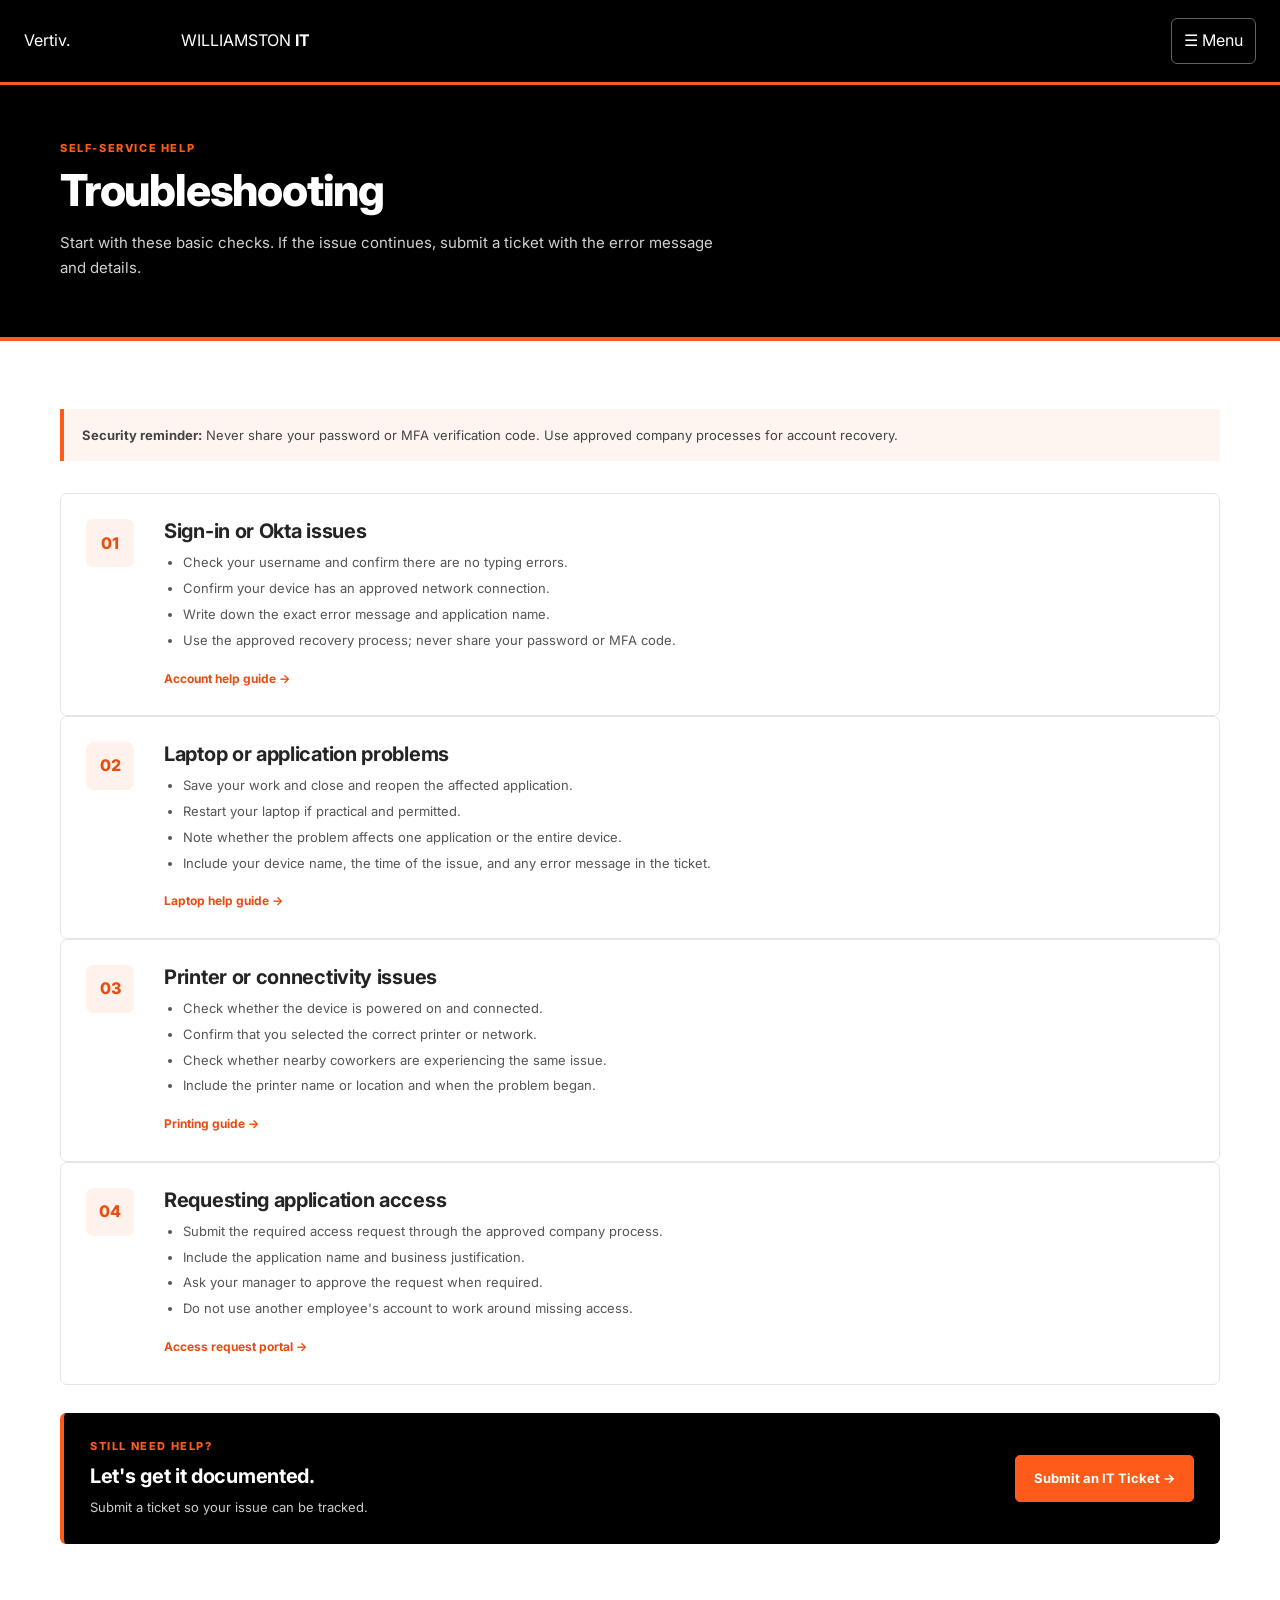
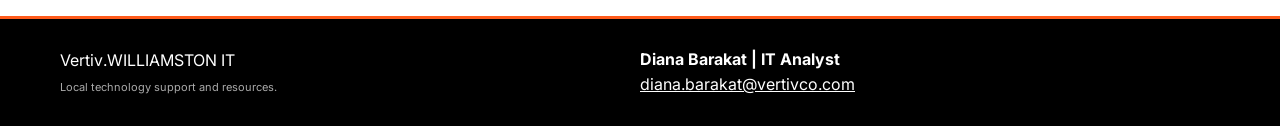
<file: pages/Troubleshooting.html>
<!DOCTYPE html>
<html lang="en">
<head>
  <meta charset="UTF-8">
  <meta name="viewport" content="width=device-width, initial-scale=1.0">
  <title>Troubleshooting | Williamston IT</title>
  <link rel="stylesheet" href="../css/style.css">
  <script src="../js/main.js" defer></script>
</head>
<body>
<header class="site-header">
  <div class="container header-inner">
    <a class="brand" href="../index.html">
      <span class="vertiv-logo">Vertiv<span>.</span></span>
      <span class="divider"></span>
      <span>WILLIAMSTON <strong>IT</strong></span>
    </a>
    <button class="menu-toggle" aria-expanded="false">☰ Menu</button>
    <nav class="nav-links">
      <a href="../index.html">Home</a>
      <a href="resources.html">IT Resources</a>
      <a href="troubleshooting.html">Troubleshooting</a>
      <a href="appointments.html">Appointments</a>
      <a href="updates.html">Updates</a>
    </nav>
  </div>
</header>

<main>
  <section class="page-hero">
    <div class="container">
      <p class="eyebrow">SELF-SERVICE HELP</p>
      <h1>Troubleshooting</h1>
      <p>Start with these basic checks. If the issue continues, submit a ticket with the error message and details.</p>
    </div>
  </section>

  <section class="container section">
    <div class="notice">
      <strong>Security reminder:</strong> Never share your password or MFA verification code. Use approved company processes for account recovery.
    </div>

    <div class="guide-card">
      <div class="guide-number">01</div>
      <div>
        <h2>Sign-in or Okta issues</h2>
        <ul>
          <li>Check your username and confirm there are no typing errors.</li>
          <li>Confirm your device has an approved network connection.</li>
          <li>Write down the exact error message and application name.</li>
          <li>Use the approved recovery process; never share your password or MFA code.</li>
        </ul>
        <a class="card-link" href="PASTE_ACCOUNT_HELP_LINK_HERE">Account help guide →</a>
      </div>
    </div>

    <div class="guide-card">
      <div class="guide-number">02</div>
      <div>
        <h2>Laptop or application problems</h2>
        <ul>
          <li>Save your work and close and reopen the affected application.</li>
          <li>Restart your laptop if practical and permitted.</li>
          <li>Note whether the problem affects one application or the entire device.</li>
          <li>Include your device name, the time of the issue, and any error message in the ticket.</li>
        </ul>
        <a class="card-link" href="PASTE_DEVICE_HELP_LINK_HERE">Laptop help guide →</a>
      </div>
    </div>

    <div class="guide-card">
      <div class="guide-number">03</div>
      <div>
        <h2>Printer or connectivity issues</h2>
        <ul>
          <li>Check whether the device is powered on and connected.</li>
          <li>Confirm that you selected the correct printer or network.</li>
          <li>Check whether nearby coworkers are experiencing the same issue.</li>
          <li>Include the printer name or location and when the problem began.</li>
        </ul>
        <a class="card-link" href="PASTE_PRINTING_GUIDE_LINK_HERE">Printing guide →</a>
      </div>
    </div>

    <div class="guide-card">
      <div class="guide-number">04</div>
      <div>
        <h2>Requesting application access</h2>
        <ul>
          <li>Submit the required access request through the approved company process.</li>
          <li>Include the application name and business justification.</li>
          <li>Ask your manager to approve the request when required.</li>
          <li>Do not use another employee's account to work around missing access.</li>
        </ul>
        <a class="card-link" href="PASTE_ACCESS_REQUEST_LINK_HERE">Access request portal →</a>
      </div>
    </div>

    <div class="cta-panel">
      <div>
        <p class="eyebrow">STILL NEED HELP?</p>
        <h2>Let's get it documented.</h2>
        <p>Submit a ticket so your issue can be tracked.</p>
      </div>
      <a class="button" href="PASTE_SERVICENOW_LINK_HERE">Submit an IT Ticket →</a>
    </div>
  </section>
</main>

<footer class="site-footer">
  <div class="container footer-inner">
    <div><a class="footer-brand" href="../index.html">Vertiv<span>.</span> WILLIAMSTON IT</a><p>Local technology support and resources.</p></div>
    <div><strong>Diana Barakat | IT Analyst</strong><br><a href="mailto:diana.barakat@vertivco.com">diana.barakat@vertivco.com</a></div>
  </div>
</footer>
</body>
</html>
</file>
<file: css/style.css>
@import url('https://fonts.googleapis.com/css2?family=Inter:wght@400;500;600;700;800&display=swap');

:root {
  --orange: #FE5B1B;
  --orange-dark: #e94d12;
  --vertiv-orange: #FE5B1B;
  --vertiv-orange-dark: #e94d12;
  --black: #000000;
  --dark: #242424;
  --text: #242424;
  --muted: #62666c;
  --line: #e4e5e7;
  --pale: #fff1eb;
  --white: #fff;
  --max-width: 1160px;
}

* {
  box-sizing: border-box;
}

html {
  scroll-behavior: smooth;
}

body {
  margin: 0;
  font-family: Inter, Arial, sans-serif;
  color: var(--text);
  background: #fff;
  line-height: 1.6;
}

a {
  color: inherit;
}

img {
  max-width: 100%;
  height: auto;
}

.container {
  width: min(var(--max-width), calc(100% - 44px));
  margin-inline: auto;
}

.skip-link {
  position: absolute;
  top: -50px;
  left: 16px;
  z-index: 100;
  background: #fff;
  color: #111;
  padding: 10px 14px;
}

.skip-link:focus {
  top: 10px;
}

/* HEADER */

.site-header {
  background: #000;
  border-bottom: 3px solid var(--orange);
  color: #fff;
  position: relative;
  z-index: 10;
}

.header-inner {
  width: min(1440px, calc(100% - 48px));
  max-width: 1440px;
  min-height: 82px;
  display: flex;
  align-items: center;
  justify-content: space-between;
  gap: 28px;
}

.brand {
  display: inline-flex;
  align-items: center;
  gap: 16px;
  text-decoration: none;
  flex-shrink: 0;
}

.vertiv-logo {
  display: block;
  width: 125px;
  height: auto;
  max-height: 65px;
  object-fit: contain;
  object-position: left center;
}

.site-brand-text {
  color: #f1f1f1;
  font-size: 13px;
  font-weight: 500;
  letter-spacing: 1.5px;
  white-space: nowrap;
}

.site-brand-text strong {
  color: var(--orange);
}

.vertiv-wordmark {
  color: #fff;
  font-size: 29px;
  font-weight: 800;
  letter-spacing: -1.8px;
  line-height: 1;
}

.brand-dot {
  color: var(--orange);
}

.brand-divider {
  width: 1px;
  height: 32px;
  background: #606060;
}

.site-name {
  color: #fff;
  font-size: 11px;
  font-weight: 700;
  letter-spacing: 1.2px;
  white-space: nowrap;
}

.site-name strong {
  color: var(--orange);
}

/* NAVIGATION */

.nav-links {
  display: flex;
  align-items: center;
  gap: 12px;
}

.nav-links a {
  color: #e7e7e7;
  font-size: 13px;
  text-decoration: none;
  padding: 10px 0;
  white-space: nowrap;
  border-bottom: 2px solid transparent;
}

.nav-links [data-master-admin-only][hidden] {
  display: none !important;
}

.nav-links a:hover,
.nav-links a[aria-current="page"] {
  color: #fff;
  border-bottom-color: var(--orange);
}

.menu-toggle {
  display: none;
  background: transparent;
  color: #fff;
  border: 1px solid #626262;
  border-radius: 6px;
  padding: 9px 12px;
  font: inherit;
  cursor: pointer;
}

/* HOMEPAGE HERO */

.hero {
  background: #000;
  color: #fff;
  border-bottom: 4px solid var(--orange);
  overflow: hidden;
}

.hero-grid {
  display: grid;
  grid-template-columns: minmax(0, 1.4fr) minmax(280px, .75fr);
  align-items: center;
  gap: 76px;
  padding-top: 76px;
  padding-bottom: 76px;
}

.eyebrow {
  color: var(--orange);
  font-size: 11px;
  font-weight: 800;
  letter-spacing: 1.7px;
  margin: 0 0 12px;
}

.hero h1 {
  margin: 0;
  font-size: clamp(40px, 5vw, 64px);
  line-height: 1.08;
  letter-spacing: -2.5px;
}

.hero h1 span {
  color: var(--orange);
}

.hero-lede,
.hero-text {
  color: #d3d3d3;
  max-width: 610px;
  margin: 22px 0 25px;
  font-size: 16px;
}

.button-row {
  display: flex;
  flex-wrap: wrap;
  gap: 12px;
  align-items: center;
}

/* BUTTONS */

.button {
  display: inline-flex;
  justify-content: center;
  align-items: center;
  gap: 10px;
  min-height: 46px;
  padding: 12px 18px;
  background: var(--orange);
  color: #fff;
  border: 1px solid var(--orange);
  border-radius: 5px;
  text-decoration: none;
  font-weight: 700;
  font-size: 13px;
  transition: background .15s ease, transform .15s ease;
}

.button:hover {
  background: var(--orange-dark);
  border-color: var(--orange-dark);
  transform: translateY(-1px);
}

.button-outline {
  background: transparent;
  border-color: #777;
  color: #fff;
}

.button-outline:hover {
  background: #343434;
  border-color: #aaa;
}

.button-outline-dark {
  background: transparent;
  border-color: #c7c7c7;
  color: var(--black);
}

.button-outline-dark:hover {
  background: #f5f5f5;
  border-color: #999;
}

.button-light {
  color: #fff;
  width: 100%;
}

.full-width {
  width: 100%;
}

.small-note {
  color: #aaa;
  font-size: 11px;
  margin: 18px 0 0;
}

/* CONTACT CARDS */

.hero-contact,
.contact-card {
  padding: 28px;
  background: #fff;
  color: var(--text);
  border-radius: 8px;
  border-top: 4px solid var(--orange);
  box-shadow: 0 20px 60px rgba(0, 0, 0, 0.2);
}

.contact-icon,
.icon-box {
  display: grid;
  place-items: center;
  width: 48px;
  height: 48px;
  border-radius: 8px;
  background: var(--pale);
  color: var(--orange);
  font-size: 16px;
  font-weight: 800;
  margin-bottom: 20px;
}

.hero-contact h2,
.contact-panel h2,
.contact-card h2 {
  font-size: 24px;
  line-height: 1.2;
  margin: 0 0 4px;
}

.role-label {
  color: var(--muted);
  font-size: 13px;
  margin: 0 0 16px;
}

.contact-copy {
  font-size: 13px;
  color: #555;
  margin: 14px 0;
}

.contact-email,
.email {
  display: block;
  font-size: 13px;
  font-weight: 700;
  color: var(--text);
  text-decoration-color: var(--orange);
  text-underline-offset: 4px;
  overflow-wrap: anywhere;
  margin-bottom: 20px;
}

/* GENERAL SECTIONS */

.section {
  padding-top: 68px;
  padding-bottom: 72px;
}

.section-heading {
  display: flex;
  align-items: end;
  justify-content: space-between;
  gap: 30px;
  margin-bottom: 28px;
}

.section-heading h2,
.bottom-contact h2,
.updates-strip h2 {
  margin: 0;
  font-size: clamp(26px, 3vw, 34px);
  letter-spacing: -1px;
  line-height: 1.2;
}

.section-heading > p {
  max-width: 390px;
  color: var(--muted);
  font-size: 13px;
  margin: 0 0 4px;
}

/* FEATURE CARDS */

.card-grid {
  display: grid;
  grid-template-columns: repeat(4, 1fr);
  gap: 16px;
}

.feature-card,
.resource-card {
  display: block;
  height: 100%;
  padding: 24px;
  border: 1px solid var(--line);
  border-radius: 7px;
  background: #fff;
  text-decoration: none;
  transition: border-color .15s ease, box-shadow .15s ease, transform .15s ease;
}

.feature-card:hover,
.resource-card:hover {
  border-color: #f3a083;
  box-shadow: 0 10px 30px #0000000a;
  transform: translateY(-2px);
}

.card-symbol {
  display: inline-grid;
  place-items: center;
  width: 42px;
  height: 42px;
  background: var(--pale);
  color: var(--orange);
  border-radius: 7px;
  font-weight: 800;
  font-size: 20px;
  margin-bottom: 18px;
}

.feature-card h3,
.resource-card h3 {
  margin: 0 0 8px;
  font-size: 16px;
}

.feature-card p,
.resource-card p {
  color: var(--muted);
  font-size: 12px;
  line-height: 1.7;
  margin: 0 0 18px;
}

.card-link,
.text-link {
  color: var(--orange-dark);
  font-weight: 700;
  font-size: 12px;
  text-decoration: none;
}

.card-link:hover,
.text-link:hover {
  text-decoration: underline;
  text-underline-offset: 3px;
}

/* UPDATES STRIP */

.updates-strip,
.updates-banner {
  background: #f6f6f6;
  border-block: 1px solid #ededed;
}

.updates-strip-inner,
.banner-inner {
  display: flex;
  justify-content: space-between;
  align-items: center;
  gap: 30px;
  padding-top: 38px;
  padding-bottom: 38px;
}

.updates-strip p:not(.eyebrow),
.updates-banner p:not(.eyebrow) {
  color: var(--muted);
  font-size: 13px;
  margin: 9px 0 0;
}

.updates-banner h2 {
  margin: 0;
  font-size: clamp(26px, 3vw, 34px);
  letter-spacing: -1px;
  line-height: 1.2;
}

.updates-banner a.updates-orange-button,
.updates-banner a.updates-orange-button:visited {
  display: inline-flex;
  align-items: center;
  justify-content: center;
  padding: 12px 24px;
  min-height: 45px;
  box-sizing: border-box;
  background: #FE5B1B !important;
  color: #fff !important;
  border: 1px solid #FE5B1B !important;
  border-radius: 5px;
  text-decoration: none !important;
  font-size: 13px;
  font-weight: 700;
  white-space: nowrap;
  transition: background-color .2s ease;
}

.updates-banner a.updates-orange-button:hover,
.updates-banner a.updates-orange-button:focus-visible {
  background: #e94d12 !important;
  border-color: #e94d12 !important;
  color: #fff !important;
}

/* BOTTOM CONTACT */

.bottom-contact {
  display: flex;
  justify-content: space-between;
  align-items: center;
  gap: 28px;
  padding-top: 55px;
  padding-bottom: 55px;
}

.bottom-contact p:not(.eyebrow) {
  color: var(--muted);
  font-size: 13px;
  max-width: 540px;
  margin-bottom: 0;
}

/* FOOTER */

.site-footer {
  background: #000;
  color: #fff;
  border-top: 3px solid var(--orange);
}

.footer-inner {
  display: grid;
  grid-template-columns: 1fr 1fr auto;
  align-items: center;
  gap: 24px;
  padding-top: 28px;
  padding-bottom: 28px;
}

.footer-brand {
  display: inline-flex;
  align-items: center;
  width: fit-content;
  text-decoration: none;
}

.footer-logo {
  display: block;
  width: 125px;
  max-width: 100%;
  height: auto;
  max-height: 65px;
  object-fit: contain;
  object-position: left center;
}

.footer-inner p {
  margin: 5px 0 0;
  color: #aaa;
  font-size: 11px;
}

.footer-contact {
  display: flex;
  flex-direction: column;
  gap: 4px;
  font-size: 12px;
}

.footer-contact a {
  color: #ddd;
  text-decoration-color: var(--orange);
  text-underline-offset: 3px;
  overflow-wrap: anywhere;
}

.copyright {
  text-align: right;
}

/* SHARED PAGE LAYOUTS */

.page-hero {
  background: #000;
  color: #fff;
  border-bottom: 4px solid var(--orange);
  padding: 55px 0 52px;
}

.page-hero h1 {
  font-size: clamp(36px, 4vw, 48px);
  line-height: 1.12;
  letter-spacing: -1.8px;
  margin: 0 0 14px;
}

.page-hero p:not(.eyebrow) {
  color: #d1d1d1;
  max-width: 700px;
  margin: 0;
  font-size: 14px;
}

.notice {
  background: #fff5f0;
  border-left: 4px solid var(--orange);
  padding: 16px 18px;
  margin-bottom: 32px;
  font-size: 13px;
  color: #444;
}

.notice code,
.small-note code {
  background: #eee;
  color: #333;
  padding: 2px 5px;
  border-radius: 3px;
}

.section-title {
  font-size: 22px;
  letter-spacing: -.5px;
  margin: 0 0 18px;
}

.section-title-spaced {
  margin-top: 48px;
}

/* RESOURCE CARDS */

.resource-grid {
  display: grid;
  grid-template-columns: repeat(4, minmax(0, 1fr));
  gap: 16px;
}

.resource-card {
  text-decoration: none;
}

.resource-card .card-symbol {
  margin-bottom: 14px;
}

.placeholder-tag {
  display: inline-block;
  color: #7a3a20;
  background: #fff0e8;
  font-size: 9px;
  font-weight: 800;
  padding: 2px 5px;
  border-radius: 3px;
  margin-left: 4px;
  white-space: nowrap;
}

/* TROUBLESHOOTING AND UPDATES */

.guide-list,
.updates-list {
  display: grid;
  gap: 14px;
}

.guide-card,
.update-card {
  display: grid;
  grid-template-columns: 58px 1fr;
  gap: 20px;
  padding: 25px;
  border: 1px solid var(--line);
  border-radius: 7px;
}

.guide-number {
  display: grid;
  place-items: center;
  width: 48px;
  height: 48px;
  border-radius: 7px;
  background: var(--pale);
  color: var(--orange-dark);
  font-weight: 800;
}

.guide-card h2,
.update-card h2 {
  font-size: 19px;
  margin: 0 0 10px;
  letter-spacing: -.4px;
}

.guide-card ul {
  margin: 0 0 14px;
  padding-left: 19px;
  color: #555;
  font-size: 13px;
}

.guide-card li {
  margin: 5px 0;
}

/* BLACK CALL-TO-ACTION PANEL */

.cta-panel {
  margin-top: 28px;
  background: #000;
  color: #fff;
  border-left: 4px solid var(--orange);
  border-radius: 6px;
  padding: 26px;
  display: flex;
  align-items: center;
  justify-content: space-between;
  gap: 24px;
}

.cta-panel h2 {
  margin: 0;
  font-size: 23px;
}

.cta-panel p:not(.eyebrow) {
  color: #ccc;
  font-size: 13px;
  margin: 8px 0 0;
}

/* APPOINTMENTS */

.appointment-layout {
  display: grid;
  grid-template-columns: 1.3fr .7fr;
  gap: 54px;
  align-items: start;
}

.appointment-main h2 {
  font-size: 30px;
  letter-spacing: -1px;
  line-height: 1.2;
  margin: 0 0 14px;
}

.appointment-main > p:not(.eyebrow) {
  color: var(--muted);
  font-size: 14px;
  max-width: 680px;
}

.check-list {
  margin: 24px 0;
}

.check-list p {
  font-size: 13px;
  display: flex;
  gap: 10px;
  align-items: start;
}

.check-list span {
  color: var(--orange);
  font-weight: 800;
}

.appointment-main .small-note {
  color: #777;
}

.contact-panel {
  background: #000;
  color: #fff;
  border-top: 4px solid var(--orange);
  border-radius: 7px;
  padding: 27px;
}

.contact-panel .role-label,
.contact-panel > p:not(.eyebrow):not(.role-label) {
  color: #ccc;
  font-size: 13px;
}

.contact-panel .contact-email {
  color: #fff;
}

.contact-panel hr {
  border: 0;
  border-top: 1px solid #4b4b4b;
  margin: 22px 0;
}

/* UPDATES PAGE */

.update-card {
  grid-template-columns: 125px 1fr;
}

.update-date {
  color: var(--orange-dark);
  font-size: 10px;
  font-weight: 800;
  letter-spacing: 1px;
  padding-top: 4px;
}

.update-card p {
  color: var(--muted);
  font-size: 13px;
  margin: 0 0 12px;
}

/* AMAZON-STYLE HORIZONTAL FEATURE CAROUSEL */

.featured-section {
  padding: 35px 0 45px;
  background: #f3f3f3;
}

.featured-shell {
  width: min(1200px, 92%);
  margin: 0 auto;
  padding: 25px;
  background: #fff;
  border: 1px solid #e0e0e0;
  border-radius: 5px;
}

.featured-heading {
  display: flex;
  align-items: center;
  justify-content: space-between;
  gap: 15px;
  margin-bottom: 20px;
}

.featured-heading h2 {
  margin: 0;
  color: #171717;
  font-size: 25px;
  line-height: 1.3;
}

.featured-heading p {
  margin: 5px 0 0;
  color: #666;
  font-size: 14px;
}

.featured-heading .featured-accent {
  width: 48px;
  height: 4px;
  margin-bottom: 10px;
  background: var(--vertiv-orange);
}

.featured-controls {
  display: flex;
  gap: 8px;
  flex-shrink: 0;
}

.featured-arrow {
  display: grid;
  width: 42px;
  height: 42px;
  place-items: center;
  border: 1px solid #ccc;
  border-radius: 5px;
  background: #fff;
  color: #171717;
  font-size: 24px;
  cursor: pointer;
}

.featured-arrow:hover,
.featured-arrow:focus-visible {
  border-color: var(--vertiv-orange);
  color: var(--vertiv-orange-dark);
}

.featured-track {
  display: flex;
  gap: 18px;
  overflow-x: auto;
  padding: 3px 2px 18px;
  scroll-behavior: smooth;
  scroll-snap-type: x mandatory;
  scrollbar-width: thin;
  scrollbar-color: var(--vertiv-orange) #eee;
}

.featured-card {
  flex: 0 0 calc(33.333% - 12px);
  min-width: 245px;
  overflow: hidden;
  border: 1px solid #e1e1e1;
  border-radius: 5px;
  background: #fff;
  scroll-snap-align: start;
  transition: box-shadow .2s ease, transform .2s ease;
}

.featured-card:hover {
  transform: translateY(-3px);
  box-shadow: 0 7px 20px rgba(0, 0, 0, .1);
}

.featured-card img {
  display: block;
  width: 100%;
  height: 185px;
  object-fit: cover;
  background: #eee;
}

.featured-card-body {
  display: flex;
  min-height: 190px;
  flex-direction: column;
  align-items: flex-start;
  padding: 19px;
}

.featured-tag {
  display: inline-block;
  margin-bottom: 10px;
  padding: 4px 8px;
  background: #fff0e9;
  color: var(--vertiv-orange-dark);
  font-size: 11px;
  font-weight: 800;
  letter-spacing: .7px;
  text-transform: uppercase;
}

.featured-card h3 {
  margin: 0 0 9px;
  color: #222;
  font-size: 19px;
  line-height: 1.35;
}

.featured-card p {
  flex: 1;
  margin: 0 0 17px;
  color: #606060;
  font-size: 14px;
  line-height: 1.6;
}

.featured-card a {
  color: var(--vertiv-orange-dark);
  font-size: 14px;
  font-weight: 800;
  text-decoration: none;
}

.featured-card a:hover {
  text-decoration: underline;
}

.featured-footer {
  display: flex;
  align-items: center;
  justify-content: space-between;
  gap: 12px;
  padding-top: 12px;
  border-top: 1px solid #eee;
  color: #777;
  font-size: 12px;
}

@media (max-width: 1425px) {
  .header-inner {
    flex-wrap: wrap;
  }

  .menu-toggle {
    display: inline-flex;
    align-items: center;
    gap: 8px;
  }

  .nav-links {
    display: none;
    width: 100%;
    flex-direction: column;
    align-items: stretch;
    gap: 0;
    padding: 4px 0 8px;
  }

  .nav-links.is-open {
    display: flex;
  }

  .nav-links a {
    display: flex;
    align-items: center;
    min-height: 44px;
    padding: 12px 2px;
    border-bottom: 1px solid #333;
  }

  .menu-toggle {
    min-width: 76px;
    min-height: 44px;
    justify-content: center;
    flex-shrink: 0;
  }

  .site-header .admin-open,
  .equipment-page-header .admin-open {
    margin-left: auto;
  }
}

/* TABLET RESPONSIVE */

@media (max-width: 980px) {
  .header-inner {
    gap: 16px;
  }

  .brand {
    min-width: 0;
    flex: 1 1 auto;
    gap: 10px;
  }

  .vertiv-logo {
    width: 100px;
  }

  .site-name,
  .site-brand-text {
    font-size: 11px;
    letter-spacing: .8px;
  }

  .site-header .admin-open {
    margin-left: 0;
  }

  .hero-grid {
    gap: 34px;
  }

  .card-grid,
  .resource-grid {
    grid-template-columns: repeat(2, minmax(0, 1fr));
  }

  .footer-inner {
    grid-template-columns: 1fr 1fr;
  }

  .copyright {
    grid-column: 1 / -1;
    text-align: left;
  }

  .featured-card {
    flex-basis: calc(50% - 9px);
  }
}

/* MOBILE RESPONSIVE */

@media (max-width: 700px) {
  .container {
    width: min(var(--max-width), calc(100% - 32px));
  }

  .header-inner {
    display: grid;
    grid-template-columns: repeat(2, minmax(0, 1fr));
    align-items: center;
    gap: 10px;
    min-height: 72px;
    width: calc(100% - 32px);
    padding-top: 12px;
    padding-bottom: 12px;
  }

  .brand {
    grid-column: 1 / -1;
    width: 100%;
    gap: 8px;
  }

  .menu-toggle,
  .site-header .admin-open {
    width: 100%;
  }

  .site-header .admin-open {
    margin-left: 0;
  }

  .nav-links {
    grid-column: 1 / -1;
  }

  .vertiv-logo {
    width: 90px;
    max-height: 48px;
  }

  .vertiv-wordmark {
    font-size: 25px;
  }

  .brand-divider {
    height: 25px;
  }

  .site-name,
  .site-brand-text {
    font-size: 10px;
    letter-spacing: 1px;
    white-space: nowrap;
    overflow: hidden;
    text-overflow: ellipsis;
  }

  .hero-grid {
    grid-template-columns: 1fr;
    padding-top: 48px;
    padding-bottom: 45px;
    gap: 32px;
  }

  .hero h1 {
    font-size: 43px;
  }

  .hero-contact,
  .contact-card {
    max-width: 480px;
  }

  .section {
    padding-top: 48px;
    padding-bottom: 50px;
  }

  .section-heading,
  .updates-strip-inner,
  .banner-inner,
  .bottom-contact {
    align-items: flex-start;
    flex-direction: column;
  }

  .section-heading {
    gap: 12px;
  }

  .card-grid,
  .resource-grid {
    grid-template-columns: 1fr;
  }

  .feature-card,
  .resource-card {
    padding: 21px;
  }

  .updates-strip-inner,
  .banner-inner {
    padding-top: 30px;
    padding-bottom: 30px;
  }

  .bottom-contact {
    padding-top: 42px;
    padding-bottom: 42px;
  }

  .footer-inner {
    grid-template-columns: 1fr;
    gap: 18px;
  }

  .footer-logo {
    width: 110px;
  }

  .copyright {
    grid-column: auto;
    text-align: left;
  }

  .page-hero {
    padding: 42px 0;
  }

  .guide-card {
    grid-template-columns: 42px 1fr;
    gap: 13px;
    padding: 18px;
  }

  .guide-number {
    width: 38px;
    height: 38px;
  }

  .cta-panel {
    align-items: flex-start;
    flex-direction: column;
  }

  .appointment-layout {
    grid-template-columns: 1fr;
    gap: 30px;
  }

  .update-card {
    grid-template-columns: 1fr;
    gap: 8px;
    padding: 20px;
  }

  .featured-section {
    padding: 25px 0 30px;
  }

  .featured-shell {
    width: calc(100% - 24px);
    padding: 18px;
  }

  .featured-heading {
    align-items: flex-start;
  }

  .featured-heading h2 {
    font-size: 21px;
  }

  .featured-heading p {
    font-size: 13px;
  }

  .featured-controls {
    gap: 5px;
  }

  .featured-arrow {
    width: 36px;
    height: 36px;
    font-size: 21px;
  }

  .featured-card {
    flex: 0 0 80%;
    min-width: 0;
  }

  .featured-card img {
    height: 175px;
  }

  .featured-card-body {
    min-height: 180px;
    padding: 16px;
  }
}

/* ACCESSIBILITY */

@media (prefers-reduced-motion: reduce) {
  html {
    scroll-behavior: auto;
  }

  *,
  *::before,
  *::after {
    scroll-behavior: auto !important;
    transition-duration: .01ms !important;
    animation-duration: .01ms !important;
    animation-iteration-count: 1 !important;
  }
}

/* ADDITIONAL MOBILE REFINEMENTS */

@media (max-width: 700px) {
  .header-inner {
    column-gap: 10px;
  }

  .brand {
    min-width: 0;
    max-width: 100%;
    flex-shrink: 1;
  }

  .site-name,
  .site-brand-text {
    white-space: nowrap;
  }

  .button,
  .featured-arrow {
    touch-action: manipulation;
  }

  .featured-heading {
    flex-wrap: wrap;
    gap: 12px;
  }

  .featured-controls {
    flex-shrink: 0;
  }

  .update-date {
    display: flex;
    align-items: center;
    justify-content: center;
  }
}

/* EXTRA-SMALL PHONES */

@media (max-width: 380px) {
  .container {
    width: calc(100% - 24px);
  }

  .vertiv-logo {
    width: 76px;
  }

  .site-name,
  .site-brand-text {
    font-size: 9px;
    letter-spacing: .5px;
  }

  .hero h1 {
    font-size: clamp(32px, 10vw, 40px);
    letter-spacing: -1.5px;
  }

  .featured-shell {
    width: calc(100% - 16px);
    padding: 12px;
  }

  .featured-card {
    flex-basis: 90%;
  }

  .guide-card,
  .update-card {
    padding: 15px;
  }
}

/* PREVENT ACCIDENTAL HORIZONTAL OVERFLOW */

html,
body {
  max-width: 100%;
}

button,
a {
  -webkit-tap-highlight-color: transparent;
}


/* WILLIAMSTON IT — EQUIPMENT QUEUE */

.eq-hero {
  background: #171717;
  color: #fff;
  padding: 65px 0;
}

.eq-hero h1 {
  font-size: clamp(32px, 5vw, 54px);
  margin: 10px 0;
  letter-spacing: -1.5px;
}

.eq-hero h1 span {
  color: #fe5000;
}

.eq-hero p:not(.eq-eyebrow) {
  color: #d0d0d0;
  max-width: 700px;
  line-height: 1.7;
}

.eq-eyebrow {
  color: #fe5000;
  font-size: 11px;
  font-weight: 800;
  letter-spacing: 2px;
}

.eq-content {
  padding-top: 35px;
  padding-bottom: 60px;
}

.eq-warning {
  background: #fff4ed;
  border-left: 5px solid #fe5000;
  padding: 16px;
  margin-bottom: 25px;
  color: #4d3428;
  font-size: 13px;
  line-height: 1.6;
}

.eq-warning strong {
  display: block;
  margin-bottom: 5px;
}

.eq-stats {
  display: grid;
  grid-template-columns: repeat(3, 1fr);
  gap: 15px;
  margin-bottom: 30px;
}

.eq-stat {
  border: 1px solid #dedede;
  border-radius: 7px;
  padding: 22px;
  background: #fff;
}

.eq-stat span {
  color: #666;
  font-size: 12px;
}

.eq-stat strong {
  display: block;
  font-size: 32px;
  margin-top: 8px;
}

.eq-tabs {
  display: flex;
  flex-wrap: wrap;
  gap: 8px;
  border-bottom: 1px solid #ddd;
  margin-bottom: 25px;
}

.eq-tab {
  padding: 13px 16px;
  border: 0;
  border-bottom: 3px solid transparent;
  background: transparent;
  cursor: pointer;
  font-weight: 700;
}

.eq-tab.active {
  border-bottom-color: #fe5000;
  color: #b53c00;
}

.eq-section {
  margin-bottom: 30px;
}

.eq-heading {
  display: flex;
  align-items: center;
  justify-content: space-between;
  gap: 20px;
  margin-bottom: 20px;
}

.eq-heading h2 {
  margin: 0;
  font-size: 28px;
}

.eq-heading p:not(.eq-eyebrow) {
  color: #666;
  font-size: 13px;
}

.eq-button {
  border: 1px solid #fe5000;
  border-radius: 4px;
  padding: 12px 17px;
  background: #fe5000;
  color: #fff;
  font-weight: 700;
  cursor: pointer;
}

.eq-button:hover {
  background: #d94300;
}

.eq-form {
  display: grid;
  grid-template-columns: repeat(2, minmax(0, 1fr));
  gap: 14px;
  border: 1px solid #ddd;
  border-top: 3px solid #fe5000;
  border-radius: 6px;
  padding: 22px;
  margin-bottom: 20px;
  background: #fff;
}

.eq-form h3,
.eq-form button,
.eq-small {
  grid-column: 1 / -1;
}

.eq-form label {
  display: flex;
  flex-direction: column;
  gap: 7px;
  font-size: 12px;
  font-weight: 700;
}

.eq-form input,
.eq-form select,
.eq-search {
  width: 100%;
  min-width: 0;
  box-sizing: border-box;
  padding: 12px;
  border: 1px solid #ccc;
  border-radius: 4px;
  background: #fff;
  color: #171717;
  font: inherit;
}

.eq-search {
  margin-bottom: 16px;
}

.eq-list {
  display: grid;
  gap: 12px;
}

.eq-record {
  display: flex;
  justify-content: space-between;
  align-items: flex-start;
  gap: 20px;
  padding: 18px;
  border: 1px solid #ddd;
  border-radius: 6px;
  background: #fff;
}

.eq-record h3 {
  margin: 0 0 8px;
  font-size: 16px;
}

.eq-record p {
  margin: 6px 0;
  color: #555;
  font-size: 13px;
  overflow-wrap: anywhere;
}

.eq-record button {
  border: 0;
  background: transparent;
  color: #b53c00;
  font-weight: 700;
  cursor: pointer;
}

.eq-status {
  display: inline-block;
  padding: 5px 9px;
  border-radius: 20px;
  background: #fff0e8;
  color: #963b17;
  font-size: 11px;
  font-weight: 700;
}

.eq-inventory {
  display: grid;
  grid-template-columns: repeat(3, minmax(0, 1fr));
  gap: 15px;
}

.eq-stock {
  border: 1px solid #ddd;
  border-radius: 6px;
  padding: 20px;
}

.eq-stock h3 {
  margin-top: 0;
}

.eq-stock strong {
  font-size: 30px;
}

.eq-stock p {
  color: #666;
  font-size: 12px;
}

.eq-small,
.eq-message {
  color: #666;
  font-size: 12px;
  line-height: 1.6;
}

.eq-empty {
  padding: 22px;
  border: 1px dashed #ccc;
  text-align: center;
  color: #666;
}

.hidden {
  display: none !important;
}

@media (max-width: 700px) {
  .eq-stats,
  .eq-inventory {
    grid-template-columns: 1fr;
  }

  .eq-heading,
  .eq-record {
    flex-direction: column;
    align-items: stretch;
  }

  .eq-form {
    grid-template-columns: 1fr;
  }

  .eq-form h3,
  .eq-form button,
  .eq-small {
    grid-column: auto;
  }
}


/* SHARED HEADING SCALE */

:root {
  --h1-hero: clamp(36px, 5vw, 56px);
  --h1-page: clamp(30px, 4vw, 44px);
  --h2-section: clamp(24px, 2.6vw, 30px);
  --h2-card: 20px;
  --h3-item: 17px;
  --heading-gap: 14px;
  --section-gap: 28px;
}

h1,
h2,
h3 {
  max-width: 100%;
  font-family: inherit;
}

h1 {
  font-weight: 800;
  line-height: 1.12;
  letter-spacing: -1.2px;
}

h2 {
  font-weight: 800;
  line-height: 1.2;
  letter-spacing: -.6px;
}

h3 {
  font-weight: 700;
  line-height: 1.35;
  letter-spacing: -.2px;
}

.eyebrow,
.eq-eyebrow {
  color: var(--orange);
  font-size: 11px;
  font-weight: 800;
  letter-spacing: 1.6px;
  line-height: 1.4;
  margin: 0 0 10px;
}

.hero h1 {
  font-size: var(--h1-hero);
  line-height: 1.1;
  letter-spacing: -1.6px;
  margin: 0 0 var(--heading-gap);
}

.page-hero h1,
.eq-hero h1,
.equipment-page .page-hero h1 {
  font-size: var(--h1-page);
  line-height: 1.12;
  letter-spacing: -1.2px;
  margin: 0 0 var(--heading-gap);
}

.eq-hero h1 span {
  color: var(--orange);
}

.page-hero,
.eq-hero {
  padding: 56px 0;
}

.section-heading h2,
.section-title,
.documentation-intro h2,
.bottom-contact h2,
.updates-strip h2,
.updates-banner h2,
.appointment-main h2,
.featured-heading h2,
.eq-heading h2,
.equipment-page .section-heading h2 {
  font-size: var(--h2-section);
  line-height: 1.2;
  letter-spacing: -.6px;
  margin: 0;
}

.section-heading,
.eq-heading,
.featured-heading {
  align-items: flex-end;
  margin-bottom: var(--section-gap);
}

.section-title {
  margin: 0 0 var(--section-gap);
}

.section-title-spaced {
  margin-top: 48px;
}

.appointment-main h2 {
  margin-bottom: var(--heading-gap);
}

.section-heading > p,
.eq-heading p:not(.eq-eyebrow),
.featured-heading p {
  color: var(--muted);
  font-size: 13px;
  line-height: 1.6;
  margin: 0;
}

.hero-contact h2,
.contact-panel h2,
.contact-card h2,
.guide-card h2,
.update-card h2,
.cta-panel h2,
.documentation-card h2 {
  font-size: var(--h2-card);
  font-weight: 700;
  line-height: 1.25;
  letter-spacing: -.3px;
  margin: 0 0 8px;
}

.feature-card h3,
.resource-card h3,
.featured-card h3,
.project-card h3,
.updates-list .update-card h3,
.eq-record h3,
.eq-stock h3,
.eq-form h3 {
  font-size: var(--h3-item);
  line-height: 1.35;
  letter-spacing: -.2px;
  margin: 0 0 8px;
}

.page-hero p:not(.eyebrow),
.eq-hero p:not(.eq-eyebrow) {
  max-width: 680px;
  margin: 0;
  font-size: 15px;
  line-height: 1.7;
}

@media (max-width: 700px) {
  :root {
    --h1-hero: clamp(32px, 9vw, 42px);
    --h1-page: clamp(28px, 8vw, 36px);
    --h2-section: clamp(22px, 6vw, 28px);
    --section-gap: 22px;
  }

  h1,
  h2,
  h3 {
    overflow-wrap: anywhere;
  }

  .section-heading,
  .eq-heading,
  .featured-heading {
    align-items: flex-start;
    gap: 10px;
  }

  .page-hero,
  .eq-hero {
    padding: 42px 0;
  }
}
</file>
